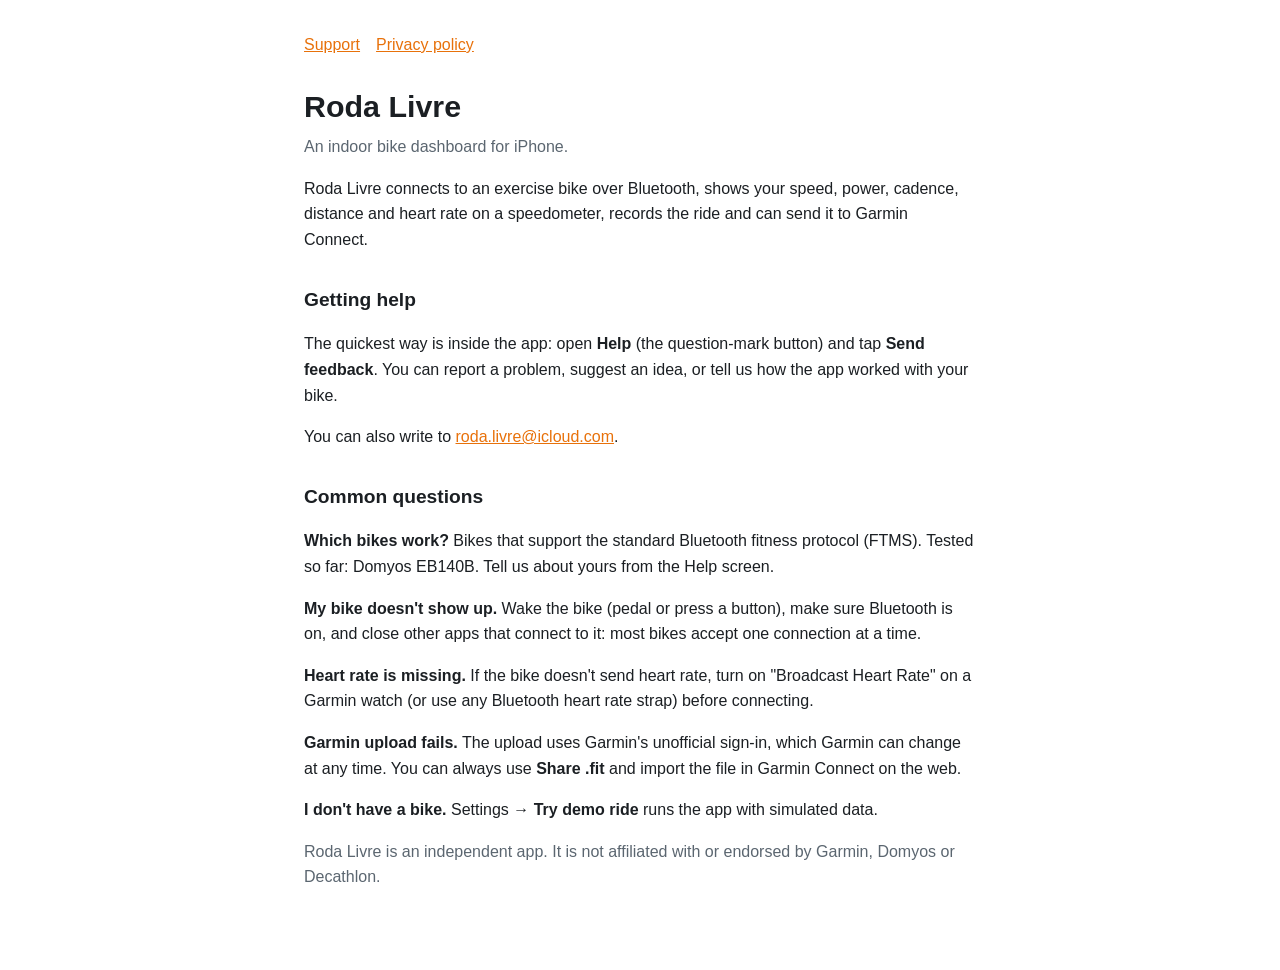
<file: index.html>
<!doctype html>
<html lang="en">
<head>
<meta charset="utf-8">
<meta name="viewport" content="width=device-width, initial-scale=1">
<title>Roda Livre - Support</title>
<link rel="stylesheet" href="style.css">
</head>
<body>
<main>
  <nav><a href="index.html">Support</a><a href="privacy.html">Privacy policy</a></nav>
  <h1>Roda Livre</h1>
  <p class="muted">An indoor bike dashboard for iPhone.</p>

  <p>Roda Livre connects to an exercise bike over Bluetooth, shows your speed, power, cadence, distance and
  heart rate on a speedometer, records the ride and can send it to Garmin Connect.</p>

  <h2>Getting help</h2>
  <p>The quickest way is inside the app: open <strong>Help</strong> (the question-mark button) and tap
  <strong>Send feedback</strong>. You can report a problem, suggest an idea, or tell us how the app worked with your bike.</p>
  <p>You can also write to <a href="mailto:roda.livre@icloud.com">roda.livre@icloud.com</a>.</p>

  <h2>Common questions</h2>
  <p><strong>Which bikes work?</strong> Bikes that support the standard Bluetooth fitness protocol (FTMS).
  Tested so far: Domyos EB140B. Tell us about yours from the Help screen.</p>
  <p><strong>My bike doesn't show up.</strong> Wake the bike (pedal or press a button), make sure Bluetooth is on,
  and close other apps that connect to it: most bikes accept one connection at a time.</p>
  <p><strong>Heart rate is missing.</strong> If the bike doesn't send heart rate, turn on "Broadcast Heart Rate"
  on a Garmin watch (or use any Bluetooth heart rate strap) before connecting.</p>
  <p><strong>Garmin upload fails.</strong> The upload uses Garmin's unofficial sign-in, which Garmin can change at any time.
  You can always use <strong>Share .fit</strong> and import the file in Garmin Connect on the web.</p>
  <p><strong>I don't have a bike.</strong> Settings &rarr; <strong>Try demo ride</strong> runs the app with simulated data.</p>

  <p class="muted">Roda Livre is an independent app. It is not affiliated with or endorsed by Garmin, Domyos or Decathlon.</p>
</main>
</body>
</html>
</file>
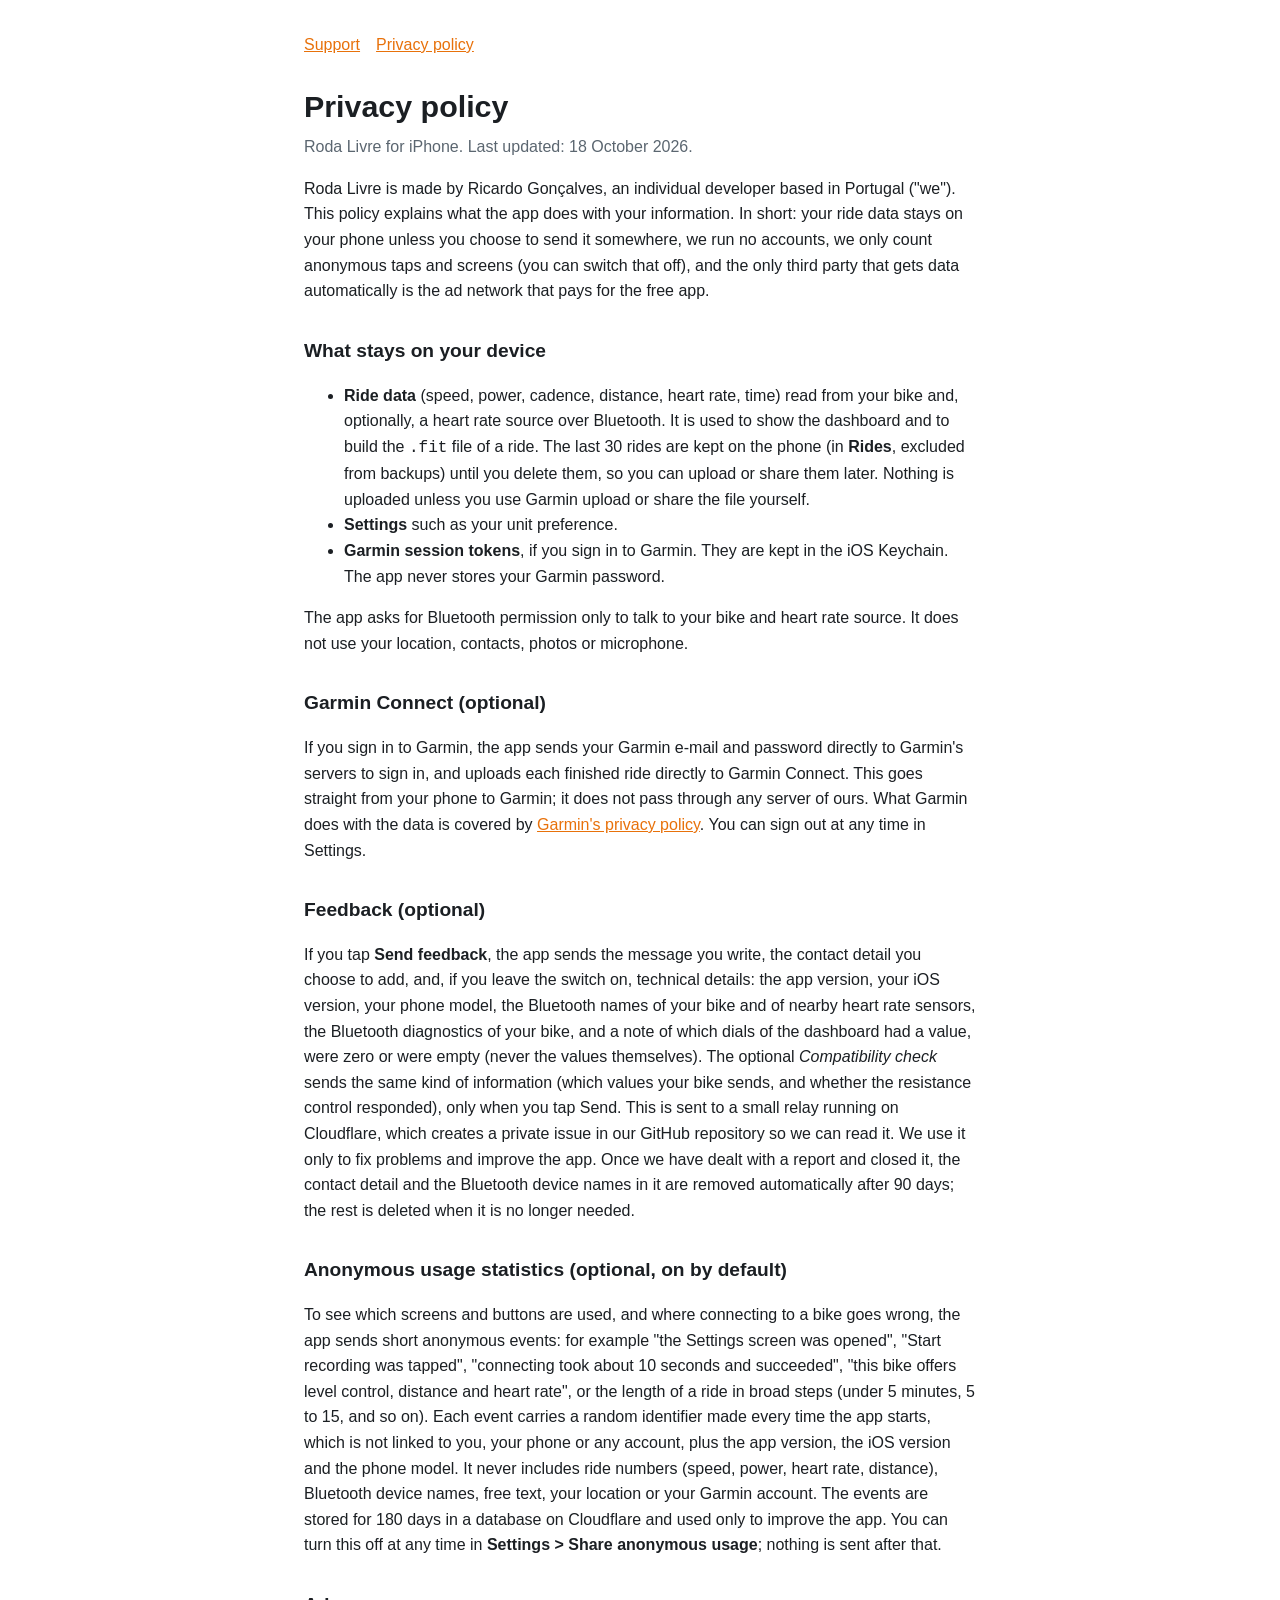
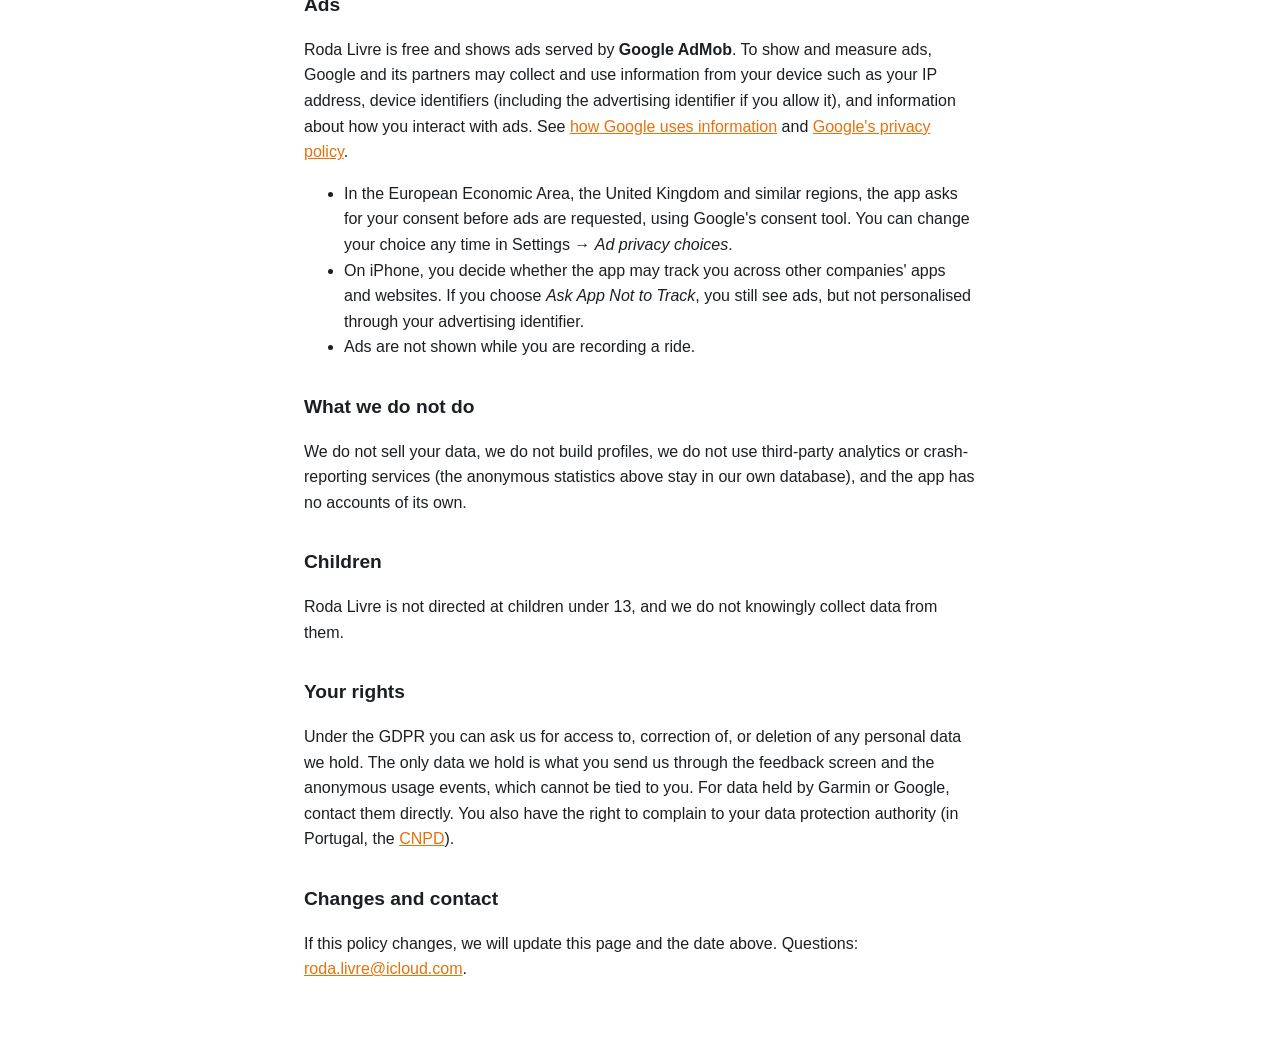
<file: privacy.html>
<!doctype html>
<html lang="en">
<head>
<meta charset="utf-8">
<meta name="viewport" content="width=device-width, initial-scale=1">
<title>Roda Livre - Privacy policy</title>
<link rel="stylesheet" href="style.css">
</head>
<body>
<main>
  <nav><a href="index.html">Support</a><a href="privacy.html">Privacy policy</a></nav>
  <h1>Privacy policy</h1>
  <p class="muted">Roda Livre for iPhone. Last updated: 18 October 2026.</p>

  <p>Roda Livre is made by Ricardo Gon&ccedil;alves, an individual developer based in Portugal
  ("we"). This policy explains what the app does with your information. In short: your ride data stays on your
  phone unless you choose to send it somewhere, we run no accounts, we only count anonymous taps and screens (you can switch that off), and the only
  third party that gets data automatically is the ad network that pays for the free app.</p>

  <h2>What stays on your device</h2>
  <ul>
    <li><strong>Ride data</strong> (speed, power, cadence, distance, heart rate, time) read from your bike and,
    optionally, a heart rate source over Bluetooth. It is used to show the dashboard and to build the
    <code>.fit</code> file of a ride. The last 30 rides are kept on the phone (in <strong>Rides</strong>, excluded from
    backups) until you delete them, so you can upload or share them later. Nothing is uploaded unless you use Garmin
    upload or share the file yourself.</li>
    <li><strong>Settings</strong> such as your unit preference.</li>
    <li><strong>Garmin session tokens</strong>, if you sign in to Garmin. They are kept in the iOS Keychain.
    The app never stores your Garmin password.</li>
  </ul>
  <p>The app asks for Bluetooth permission only to talk to your bike and heart rate source. It does not use your
  location, contacts, photos or microphone.</p>

  <h2>Garmin Connect (optional)</h2>
  <p>If you sign in to Garmin, the app sends your Garmin e-mail and password directly to Garmin's servers to sign in,
  and uploads each finished ride directly to Garmin Connect. This goes straight from your phone to Garmin; it does
  not pass through any server of ours. What Garmin does with the data is covered by
  <a href="https://www.garmin.com/privacy/connect/">Garmin's privacy policy</a>. You can sign out at any time in Settings.</p>

  <h2>Feedback (optional)</h2>
  <p>If you tap <strong>Send feedback</strong>, the app sends the message you write, the contact detail you choose to add,
  and, if you leave the switch on, technical details: the app version, your iOS version, your phone model, the Bluetooth names
  of your bike and of nearby heart rate sensors, the Bluetooth diagnostics of your bike, and a note of which dials of the
  dashboard had a value, were zero or were empty (never the values themselves). The optional <em>Compatibility check</em> sends the same kind of information (which values your bike sends, and whether the resistance control responded), only when you tap Send. This is sent to a small relay running on Cloudflare, which creates a private
  issue in our GitHub repository so we can read it. We use it only to fix problems and improve the app. Once we have dealt with a report and closed it, the contact
  detail and the Bluetooth device names in it are removed automatically after 90 days; the rest is deleted when it is no
  longer needed.</p>

  <h2>Anonymous usage statistics (optional, on by default)</h2>
  <p>To see which screens and buttons are used, and where connecting to a bike goes wrong, the app sends short anonymous
  events: for example "the Settings screen was opened", "Start recording was tapped", "connecting took about 10 seconds and
  succeeded", "this bike offers level control, distance and heart rate", or the length of a ride in broad steps (under 5 minutes,
  5 to 15, and so on). Each event carries a random identifier made every time the app starts, which is not linked to you, your
  phone or any account, plus the app version, the iOS version and the phone model. It never includes ride numbers (speed, power,
  heart rate, distance), Bluetooth device names, free text, your location or your Garmin account. The events are stored for
  180 days in a database on Cloudflare and used only to improve the app. You can turn this off at any time in
  <strong>Settings &gt; Share anonymous usage</strong>; nothing is sent after that.</p>

  <h2>Ads</h2>
  <p>Roda Livre is free and shows ads served by <strong>Google AdMob</strong>. To show and measure ads, Google and its
  partners may collect and use information from your device such as your IP address, device identifiers
  (including the advertising identifier if you allow it), and information about how you interact with ads.
  See <a href="https://policies.google.com/technologies/partner-sites">how Google uses information</a> and
  <a href="https://policies.google.com/privacy">Google's privacy policy</a>.</p>
  <ul>
    <li>In the European Economic Area, the United Kingdom and similar regions, the app asks for your consent
    before ads are requested, using Google's consent tool. You can change your choice any time in
    Settings &rarr; <em>Ad privacy choices</em>.</li>
    <li>On iPhone, you decide whether the app may track you across other companies' apps and websites. If you
    choose <em>Ask App Not to Track</em>, you still see ads, but not personalised through your advertising identifier.</li>
    <li>Ads are not shown while you are recording a ride.</li>
  </ul>

  <h2>What we do not do</h2>
  <p>We do not sell your data, we do not build profiles, we do not use third-party analytics or crash-reporting services (the anonymous statistics above stay in our own database), and the
  app has no accounts of its own.</p>

  <h2>Children</h2>
  <p>Roda Livre is not directed at children under 13, and we do not knowingly collect data from them.</p>

  <h2>Your rights</h2>
  <p>Under the GDPR you can ask us for access to, correction of, or deletion of any personal data we hold. The only data we
  hold is what you send us through the feedback screen and the anonymous usage events, which cannot be tied to you. For data held by Garmin or Google, contact them directly. You also have
  the right to complain to your data protection authority (in Portugal, the
  <a href="https://www.cnpd.pt">CNPD</a>).</p>

  <h2>Changes and contact</h2>
  <p>If this policy changes, we will update this page and the date above. Questions:
  <a href="mailto:roda.livre@icloud.com">roda.livre@icloud.com</a>.</p>
</main>
</body>
</html>
</file>
<file: style.css>
:root { color-scheme: light dark; --fg:#1b1f23; --bg:#ffffff; --muted:#5b6670; --accent:#e8710a; }
@media (prefers-color-scheme: dark) { :root { --fg:#e8eaed; --bg:#14181c; --muted:#9aa4ad; --accent:#ffa04d; } }
body { margin:0; background:var(--bg); color:var(--fg); font:16px/1.6 -apple-system, "Segoe UI", Roboto, Helvetica, Arial, sans-serif; }
main { max-width:42rem; margin:0 auto; padding:2rem 1.25rem 4rem; }
h1 { font-size:1.9rem; margin:0 0 .25rem; } h2 { margin-top:2rem; font-size:1.2rem; }
p.muted { color:var(--muted); margin-top:0; } a { color:var(--accent); }
nav { margin-bottom:1.5rem; } nav a { margin-right:1rem; }
</file>
